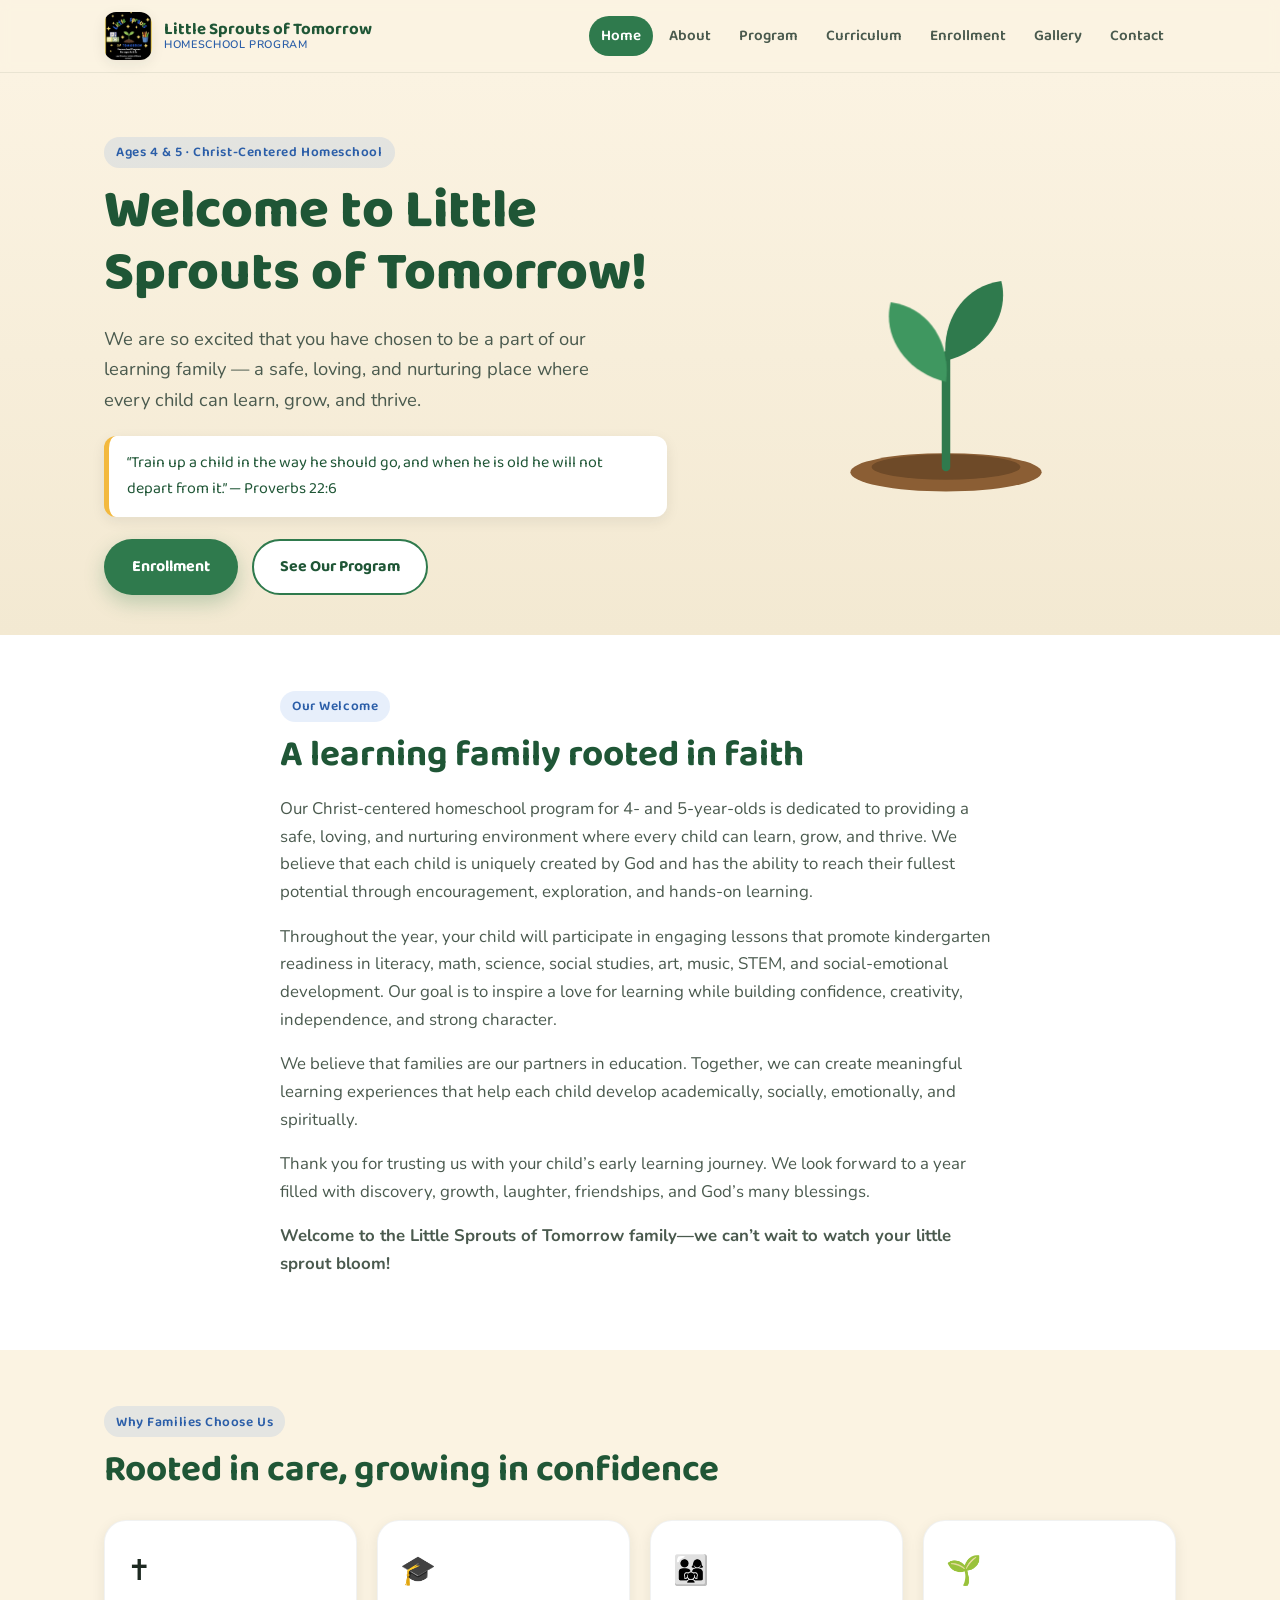
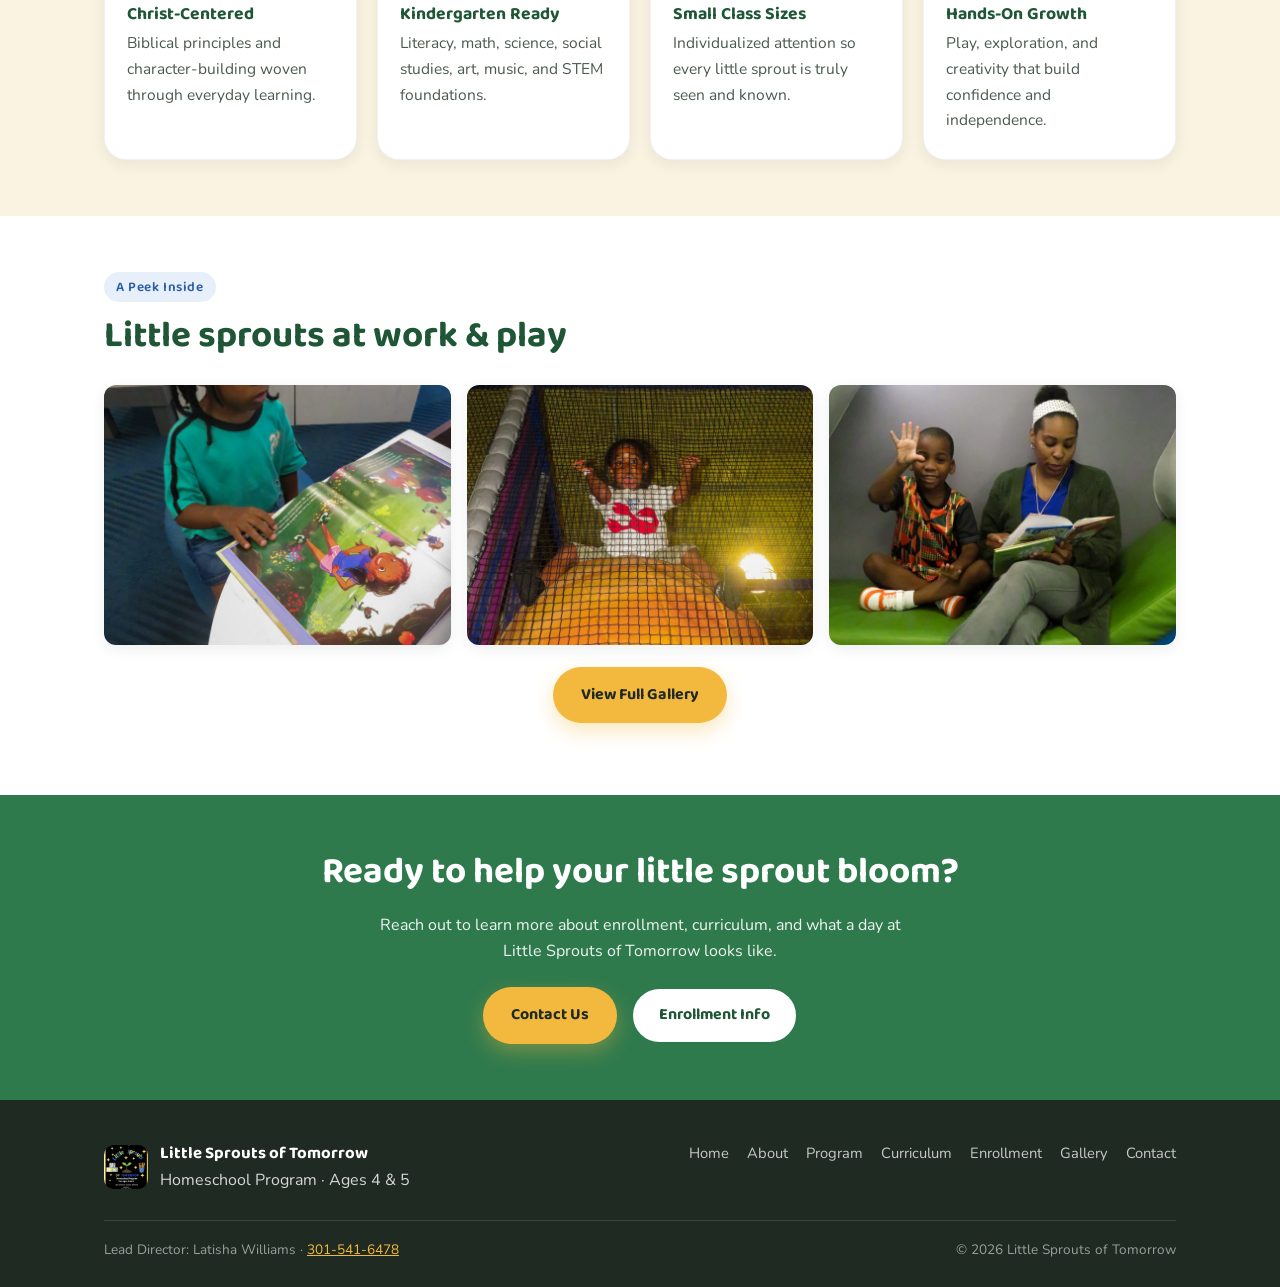
<file: index.html>
<!DOCTYPE html>
<html lang="en">
<head>
<meta charset="UTF-8">
<meta name="viewport" content="width=device-width, initial-scale=1.0">
<title>Little Sprouts of Tomorrow | Christ-Centered Homeschool Program</title>
<meta name="description" content="A Christ-centered homeschool program for 4- and 5-year-olds, building kindergarten readiness through hands-on learning, faith, and character.">
<link rel="icon" href="images/logo.jpg">
<link rel="stylesheet" href="css/style.css">
</head>
<body>
<a class="skip-link" href="#main">Skip to content</a>

<header class="site-header">
  <nav class="nav">
    <a class="brand" href="index.html">
      <img src="images/logo.jpg" alt="Little Sprouts of Tomorrow logo">
      <span class="brand-text">Little Sprouts of Tomorrow<span>Homeschool Program</span></span>
    </a>
    <button class="nav-toggle" aria-expanded="false" aria-controls="primary-nav">Menu</button>
    <ul class="nav-links" id="primary-nav">
      <li><a href="index.html" class="active">Home</a></li>
      <li><a href="about.html">About</a></li>
      <li><a href="program.html">Program</a></li>
      <li><a href="curriculum.html">Curriculum</a></li>
      <li><a href="enrollment.html">Enrollment</a></li>
      <li><a href="gallery.html">Gallery</a></li>
      <li><a href="contact.html">Contact</a></li>
    </ul>
  </nav>
</header>

<main id="main">
  <section class="hero">
    <div class="wrap">
      <div class="hero-copy">
        <span class="eyebrow">Ages 4 &amp; 5 &middot; Christ-Centered Homeschool</span>
        <h1>Welcome to Little Sprouts of Tomorrow!</h1>
        <p class="lede">We are so excited that you have chosen to be a part of our learning family — a safe, loving, and nurturing place where every child can learn, grow, and thrive.</p>
        <blockquote class="hero-verse">
          &ldquo;Train up a child in the way he should go, and when he is old he will not depart from it.&rdquo; &mdash; Proverbs 22:6
        </blockquote>
        <div class="cta-row">
          <a class="btn btn-primary" href="enrollment.html">Enrollment</a>
          <a class="btn btn-secondary" href="program.html">See Our Program</a>
        </div>
      </div>
      <div class="hero-art" aria-hidden="true">
        <svg class="sprout-scene" viewBox="0 0 320 320" fill="none" xmlns="http://www.w3.org/2000/svg">
          <ellipse class="soil" cx="160" cy="260" rx="90" ry="18" fill="#8B5E34"/>
          <ellipse cx="160" cy="255" rx="70" ry="12" fill="#6E4A28"/>
          <path class="stem" d="M160 255 C160 210 160 190 160 150" stroke="#2F7A4D" stroke-width="8" stroke-linecap="round"/>
          <path class="leaf leaf-l" d="M160 175 C120 165 100 130 108 100 C145 105 165 140 160 175 Z" fill="#3F9760"/>
          <path class="leaf leaf-r" d="M160 155 C200 145 220 110 212 80 C175 85 155 120 160 155 Z" fill="#2F7A4D"/>
          <g class="sparkle" fill="#F3B93E">
            <path d="M70 90 l5 12 12 5 -12 5 -5 12 -5 -12 -12 -5 12 -5 z"/>
          </g>
          <g class="sparkle" fill="#F3B93E">
            <path d="M250 150 l4 10 10 4 -10 4 -4 10 -4 -10 -10 -4 10 -4 z"/>
          </g>
          <g class="sparkle" fill="#F3B93E">
            <path d="M230 60 l3 8 8 3 -8 3 -3 8 -3 -8 -8 -3 8 -3 z"/>
          </g>
        </svg>
      </div>
    </div>
  </section>

  <section class="section-alt">
    <div class="wrap">
      <div class="prose prose-center">
        <span class="eyebrow">Our Welcome</span>
        <h2>A learning family rooted in faith</h2>
        <p>Our Christ-centered homeschool program for 4- and 5-year-olds is dedicated to providing a safe, loving, and nurturing environment where every child can learn, grow, and thrive. We believe that each child is uniquely created by God and has the ability to reach their fullest potential through encouragement, exploration, and hands-on learning.</p>
        <p>Throughout the year, your child will participate in engaging lessons that promote kindergarten readiness in literacy, math, science, social studies, art, music, STEM, and social-emotional development. Our goal is to inspire a love for learning while building confidence, creativity, independence, and strong character.</p>
        <p>We believe that families are our partners in education. Together, we can create meaningful learning experiences that help each child develop academically, socially, emotionally, and spiritually.</p>
        <p>Thank you for trusting us with your child&rsquo;s early learning journey. We look forward to a year filled with discovery, growth, laughter, friendships, and God&rsquo;s many blessings.</p>
        <p><strong>Welcome to the Little Sprouts of Tomorrow family&mdash;we can&rsquo;t wait to watch your little sprout bloom!</strong></p>
      </div>
    </div>
  </section>

  <section>
    <div class="wrap">
      <span class="eyebrow">Why Families Choose Us</span>
      <h2>Rooted in care, growing in confidence</h2>
      <div class="feature-grid">
        <div class="feature-card">
          <span class="icon">✝️</span>
          <h3>Christ-Centered</h3>
          <p>Biblical principles and character-building woven through everyday learning.</p>
        </div>
        <div class="feature-card">
          <span class="icon">🎓</span>
          <h3>Kindergarten Ready</h3>
          <p>Literacy, math, science, social studies, art, music, and STEM foundations.</p>
        </div>
        <div class="feature-card">
          <span class="icon">👨‍👩‍👧</span>
          <h3>Small Class Sizes</h3>
          <p>Individualized attention so every little sprout is truly seen and known.</p>
        </div>
        <div class="feature-card">
          <span class="icon">🌱</span>
          <h3>Hands-On Growth</h3>
          <p>Play, exploration, and creativity that build confidence and independence.</p>
        </div>
      </div>
    </div>
  </section>

  <section class="section-alt">
    <div class="wrap">
      <span class="eyebrow">A Peek Inside</span>
      <h2>Little sprouts at work &amp; play</h2>
      <div class="gallery-strip">
        <a href="gallery.html"><img src="images/gallery-1.jpg" alt="Child reading a picture book at a classroom table"></a>
        <a href="gallery.html"><img src="images/gallery-5.jpg" alt="Teacher leading circle time with a small group of children"></a>
        <a href="gallery.html"><img src="images/gallery-6.jpg" alt="Child playing happily on an indoor play structure"></a>
      </div>
      <p class="text-center" style="margin-top:22px;"><a class="btn btn-sun" href="gallery.html">View Full Gallery</a></p>
    </div>
  </section>

  <section class="section-sprout">
    <div class="wrap text-center">
      <h2>Ready to help your little sprout bloom?</h2>
      <p style="max-width:56ch;margin:0 auto 1.4em;opacity:0.92;">Reach out to learn more about enrollment, curriculum, and what a day at Little Sprouts of Tomorrow looks like.</p>
      <div class="cta-row" style="justify-content:center;">
        <a class="btn btn-sun" href="contact.html">Contact Us</a>
        <a class="btn btn-secondary" href="enrollment.html">Enrollment Info</a>
      </div>
    </div>
  </section>
</main>

<footer class="site-footer">
  <div class="wrap">
    <div class="footer-grid">
      <div class="footer-brand">
        <img src="images/logo.jpg" alt="Little Sprouts of Tomorrow logo">
        <div>
          <strong>Little Sprouts of Tomorrow</strong>
          Homeschool Program &middot; Ages 4 &amp; 5
        </div>
      </div>
      <ul class="footer-nav">
        <li><a href="index.html">Home</a></li>
        <li><a href="about.html">About</a></li>
        <li><a href="program.html">Program</a></li>
        <li><a href="curriculum.html">Curriculum</a></li>
        <li><a href="enrollment.html">Enrollment</a></li>
        <li><a href="gallery.html">Gallery</a></li>
        <li><a href="contact.html">Contact</a></li>
      </ul>
    </div>
    <div class="footer-bottom">
      <span>Lead Director: Latisha Williams &middot; <a href="tel:3015416478" style="color:#F3B93E;">301-541-6478</a></span>
      <span>&copy; 2026 Little Sprouts of Tomorrow</span>
    </div>
  </div>
</footer>

<script src="js/nav.js"></script>
</body>
</html>
</file>
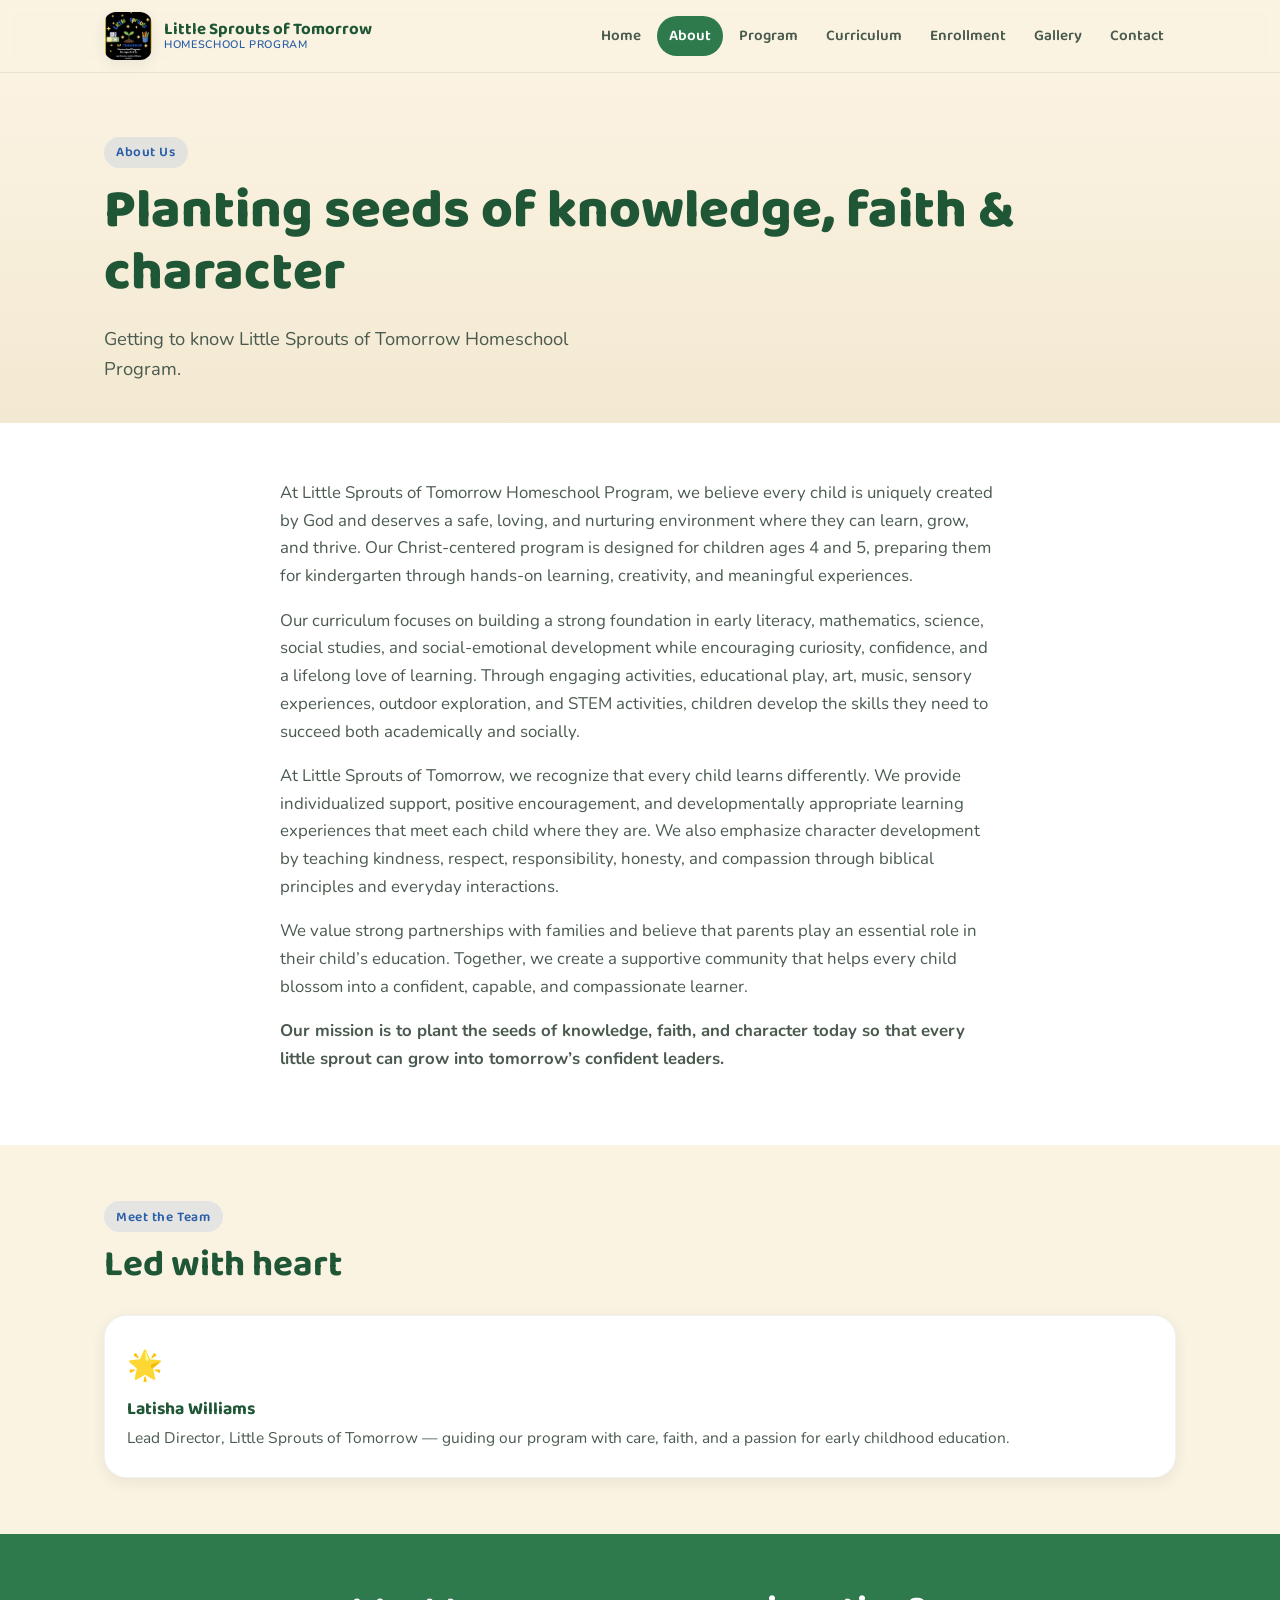
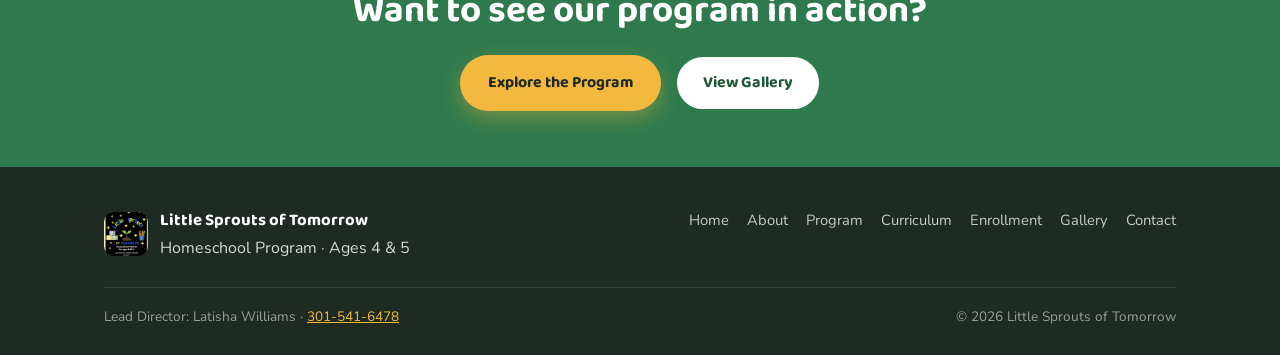
<file: about.html>
<!DOCTYPE html>
<html lang="en">
<head>
<meta charset="UTF-8">
<meta name="viewport" content="width=device-width, initial-scale=1.0">
<title>About | Little Sprouts of Tomorrow</title>
<meta name="description" content="Learn about Little Sprouts of Tomorrow, a Christ-centered homeschool program for 4- and 5-year-olds.">
<link rel="icon" href="images/logo.jpg">
<link rel="stylesheet" href="css/style.css">
</head>
<body>
<a class="skip-link" href="#main">Skip to content</a>

<header class="site-header">
  <nav class="nav">
    <a class="brand" href="index.html">
      <img src="images/logo.jpg" alt="Little Sprouts of Tomorrow logo">
      <span class="brand-text">Little Sprouts of Tomorrow<span>Homeschool Program</span></span>
    </a>
    <button class="nav-toggle" aria-expanded="false" aria-controls="primary-nav">Menu</button>
    <ul class="nav-links" id="primary-nav">
      <li><a href="index.html">Home</a></li>
      <li><a href="about.html" class="active">About</a></li>
      <li><a href="program.html">Program</a></li>
      <li><a href="curriculum.html">Curriculum</a></li>
      <li><a href="enrollment.html">Enrollment</a></li>
      <li><a href="gallery.html">Gallery</a></li>
      <li><a href="contact.html">Contact</a></li>
    </ul>
  </nav>
</header>

<main id="main">
  <section class="hero" style="padding-bottom:20px;">
    <div class="wrap" style="display:block;">
      <span class="eyebrow">About Us</span>
      <h1>Planting seeds of knowledge, faith &amp; character</h1>
      <p class="lede">Getting to know Little Sprouts of Tomorrow Homeschool Program.</p>
    </div>
  </section>

  <section class="section-alt">
    <div class="wrap">
      <div class="prose prose-center">
        <p>At Little Sprouts of Tomorrow Homeschool Program, we believe every child is uniquely created by God and deserves a safe, loving, and nurturing environment where they can learn, grow, and thrive. Our Christ-centered program is designed for children ages 4 and 5, preparing them for kindergarten through hands-on learning, creativity, and meaningful experiences.</p>
        <p>Our curriculum focuses on building a strong foundation in early literacy, mathematics, science, social studies, and social-emotional development while encouraging curiosity, confidence, and a lifelong love of learning. Through engaging activities, educational play, art, music, sensory experiences, outdoor exploration, and STEM activities, children develop the skills they need to succeed both academically and socially.</p>
        <p>At Little Sprouts of Tomorrow, we recognize that every child learns differently. We provide individualized support, positive encouragement, and developmentally appropriate learning experiences that meet each child where they are. We also emphasize character development by teaching kindness, respect, responsibility, honesty, and compassion through biblical principles and everyday interactions.</p>
        <p>We value strong partnerships with families and believe that parents play an essential role in their child&rsquo;s education. Together, we create a supportive community that helps every child blossom into a confident, capable, and compassionate learner.</p>
        <p><strong>Our mission is to plant the seeds of knowledge, faith, and character today so that every little sprout can grow into tomorrow&rsquo;s confident leaders.</strong></p>
      </div>
    </div>
  </section>

  <section>
    <div class="wrap">
      <span class="eyebrow">Meet the Team</span>
      <h2>Led with heart</h2>
      <div class="feature-grid" style="grid-template-columns: repeat(auto-fit, minmax(260px,1fr));">
        <div class="feature-card">
          <span class="icon">🌟</span>
          <h3>Latisha Williams</h3>
          <p>Lead Director, Little Sprouts of Tomorrow &mdash; guiding our program with care, faith, and a passion for early childhood education.</p>
        </div>
      </div>
    </div>
  </section>

  <section class="section-sprout">
    <div class="wrap text-center">
      <h2>Want to see our program in action?</h2>
      <div class="cta-row" style="justify-content:center;">
        <a class="btn btn-sun" href="program.html">Explore the Program</a>
        <a class="btn btn-secondary" href="gallery.html">View Gallery</a>
      </div>
    </div>
  </section>
</main>

<footer class="site-footer">
  <div class="wrap">
    <div class="footer-grid">
      <div class="footer-brand">
        <img src="images/logo.jpg" alt="Little Sprouts of Tomorrow logo">
        <div>
          <strong>Little Sprouts of Tomorrow</strong>
          Homeschool Program &middot; Ages 4 &amp; 5
        </div>
      </div>
      <ul class="footer-nav">
        <li><a href="index.html">Home</a></li>
        <li><a href="about.html">About</a></li>
        <li><a href="program.html">Program</a></li>
        <li><a href="curriculum.html">Curriculum</a></li>
        <li><a href="enrollment.html">Enrollment</a></li>
        <li><a href="gallery.html">Gallery</a></li>
        <li><a href="contact.html">Contact</a></li>
      </ul>
    </div>
    <div class="footer-bottom">
      <span>Lead Director: Latisha Williams &middot; <a href="tel:3015416478" style="color:#F3B93E;">301-541-6478</a></span>
      <span>&copy; 2026 Little Sprouts of Tomorrow</span>
    </div>
  </div>
</footer>

<script src="js/nav.js"></script>
</body>
</html>
</file>
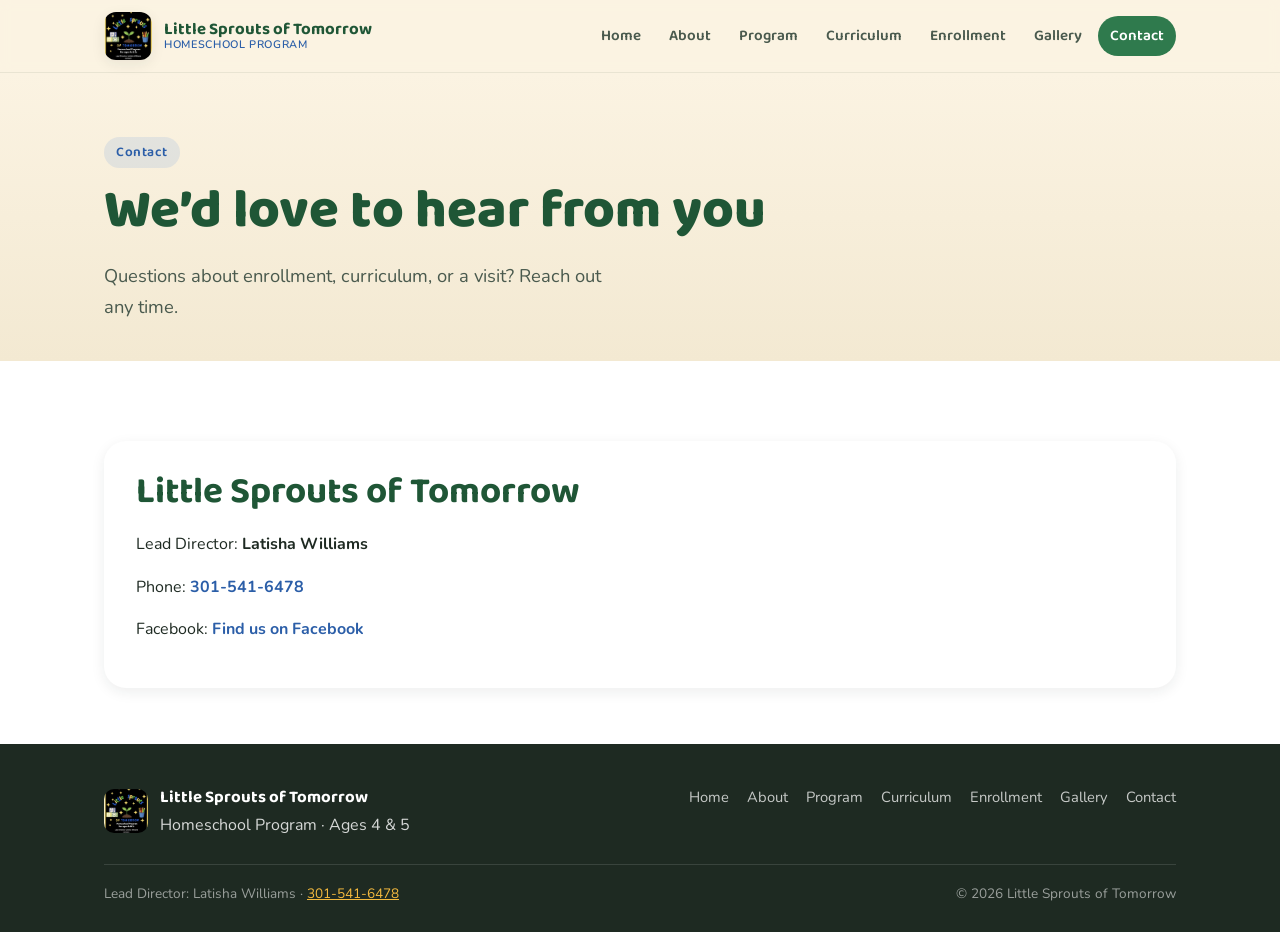
<file: contact.html>
<!DOCTYPE html>
<html lang="en">
<head>
<meta charset="UTF-8">
<meta name="viewport" content="width=device-width, initial-scale=1.0">
<title>Contact | Little Sprouts of Tomorrow</title>
<meta name="description" content="Get in touch with Little Sprouts of Tomorrow homeschool program.">
<link rel="icon" href="images/logo.jpg">
<link rel="stylesheet" href="css/style.css">
</head>
<body>
<a class="skip-link" href="#main">Skip to content</a>

<header class="site-header">
  <nav class="nav">
    <a class="brand" href="index.html">
      <img src="images/logo.jpg" alt="Little Sprouts of Tomorrow logo">
      <span class="brand-text">Little Sprouts of Tomorrow<span>Homeschool Program</span></span>
    </a>
    <button class="nav-toggle" aria-expanded="false" aria-controls="primary-nav">Menu</button>
    <ul class="nav-links" id="primary-nav">
      <li><a href="index.html">Home</a></li>
      <li><a href="about.html">About</a></li>
      <li><a href="program.html">Program</a></li>
      <li><a href="curriculum.html">Curriculum</a></li>
      <li><a href="enrollment.html">Enrollment</a></li>
      <li><a href="gallery.html">Gallery</a></li>
      <li><a href="contact.html" class="active">Contact</a></li>
    </ul>
  </nav>
</header>

<main id="main">
  <section class="hero" style="padding-bottom:20px;">
    <div class="wrap" style="display:block;">
      <span class="eyebrow">Contact</span>
      <h1>We&rsquo;d love to hear from you</h1>
      <p class="lede">Questions about enrollment, curriculum, or a visit? Reach out any time.</p>
    </div>
  </section>

  <section class="section-alt">
    <div class="wrap">
      <div class="contact-card">
        <h2 class="mt-0">Little Sprouts of Tomorrow</h2>
        <p>Lead Director: <strong>Latisha Williams</strong></p>
        <p>Phone: <a href="tel:3015416478">301-541-6478</a></p>
        <p>Facebook: <a href="https://www.facebook.com/share/1BsQQ5nc9v/?mibextid=wwXIfr" target="_blank" rel="noopener">Find us on Facebook</a></p>
      </div>
    </div>
  </section>
</main>

<footer class="site-footer">
  <div class="wrap">
    <div class="footer-grid">
      <div class="footer-brand">
        <img src="images/logo.jpg" alt="Little Sprouts of Tomorrow logo">
        <div>
          <strong>Little Sprouts of Tomorrow</strong>
          Homeschool Program &middot; Ages 4 &amp; 5
        </div>
      </div>
      <ul class="footer-nav">
        <li><a href="index.html">Home</a></li>
        <li><a href="about.html">About</a></li>
        <li><a href="program.html">Program</a></li>
        <li><a href="curriculum.html">Curriculum</a></li>
        <li><a href="enrollment.html">Enrollment</a></li>
        <li><a href="gallery.html">Gallery</a></li>
        <li><a href="contact.html">Contact</a></li>
      </ul>
    </div>
    <div class="footer-bottom">
      <span>Lead Director: Latisha Williams &middot; <a href="tel:3015416478" style="color:#F3B93E;">301-541-6478</a></span>
      <span>&copy; 2026 Little Sprouts of Tomorrow</span>
    </div>
  </div>
</footer>

<script src="js/nav.js"></script>
</body>
</html>
</file>
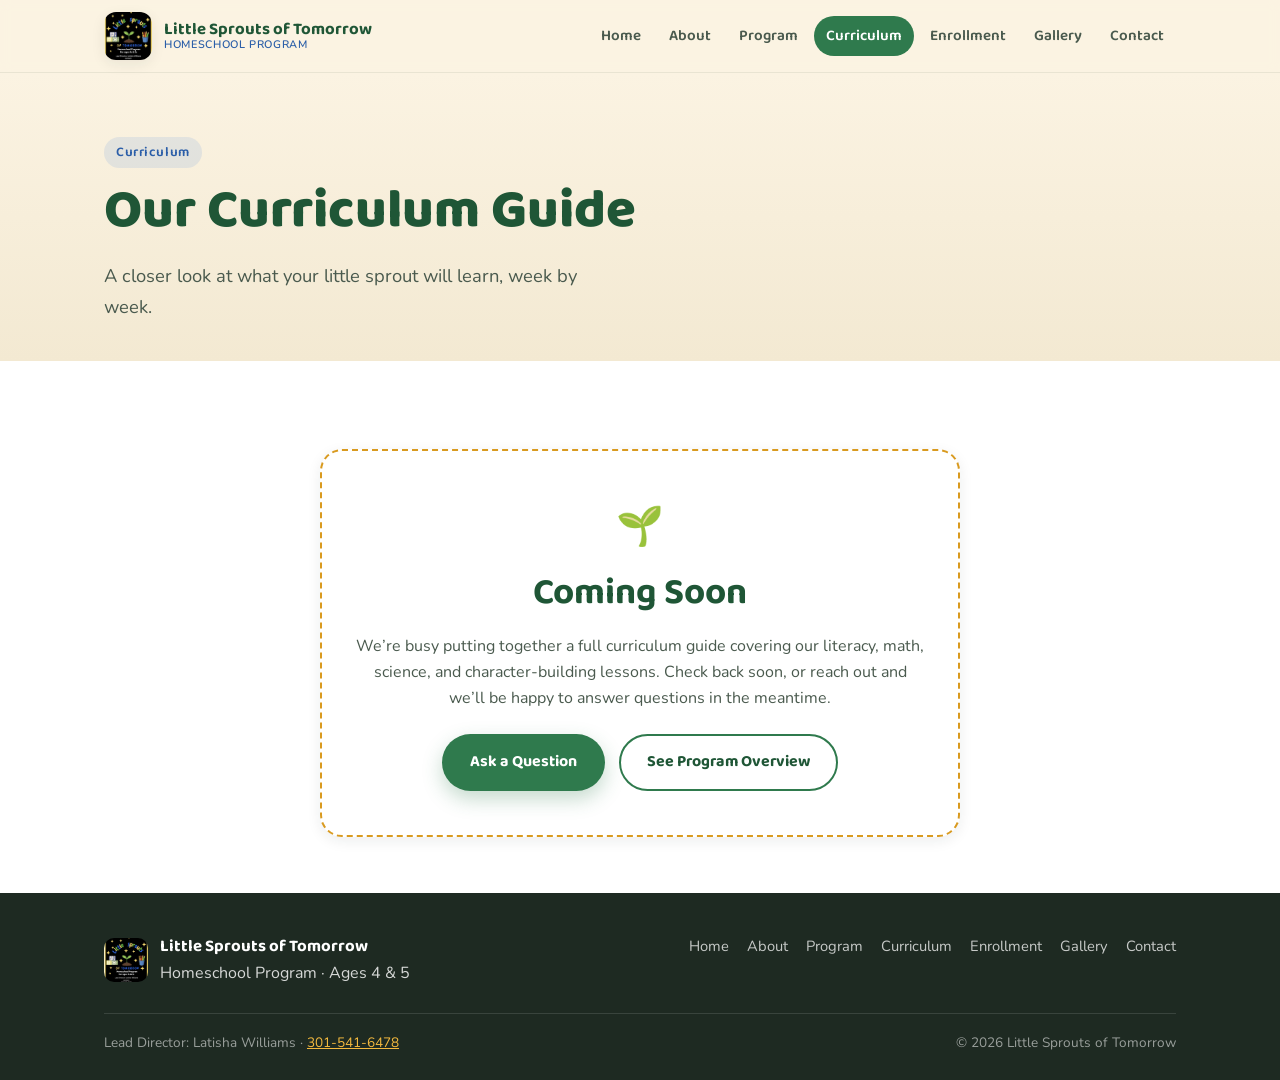
<file: curriculum.html>
<!DOCTYPE html>
<html lang="en">
<head>
<meta charset="UTF-8">
<meta name="viewport" content="width=device-width, initial-scale=1.0">
<title>Curriculum | Little Sprouts of Tomorrow</title>
<meta name="description" content="Curriculum details for Little Sprouts of Tomorrow homeschool program — coming soon.">
<link rel="icon" href="images/logo.jpg">
<link rel="stylesheet" href="css/style.css">
</head>
<body>
<a class="skip-link" href="#main">Skip to content</a>

<header class="site-header">
  <nav class="nav">
    <a class="brand" href="index.html">
      <img src="images/logo.jpg" alt="Little Sprouts of Tomorrow logo">
      <span class="brand-text">Little Sprouts of Tomorrow<span>Homeschool Program</span></span>
    </a>
    <button class="nav-toggle" aria-expanded="false" aria-controls="primary-nav">Menu</button>
    <ul class="nav-links" id="primary-nav">
      <li><a href="index.html">Home</a></li>
      <li><a href="about.html">About</a></li>
      <li><a href="program.html">Program</a></li>
      <li><a href="curriculum.html" class="active">Curriculum</a></li>
      <li><a href="enrollment.html">Enrollment</a></li>
      <li><a href="gallery.html">Gallery</a></li>
      <li><a href="contact.html">Contact</a></li>
    </ul>
  </nav>
</header>

<main id="main">
  <section class="hero" style="padding-bottom:20px;">
    <div class="wrap" style="display:block;">
      <span class="eyebrow">Curriculum</span>
      <h1>Our Curriculum Guide</h1>
      <p class="lede">A closer look at what your little sprout will learn, week by week.</p>
    </div>
  </section>

  <section class="section-alt">
    <div class="wrap">
      <div class="placeholder-card">
        <span class="icon">🌱</span>
        <h2 class="mt-0">Coming Soon</h2>
        <p>We&rsquo;re busy putting together a full curriculum guide covering our literacy, math, science, and character-building lessons. Check back soon, or reach out and we&rsquo;ll be happy to answer questions in the meantime.</p>
        <div class="cta-row" style="justify-content:center;">
          <a class="btn btn-primary" href="contact.html">Ask a Question</a>
          <a class="btn btn-secondary" href="program.html">See Program Overview</a>
        </div>
      </div>
    </div>
  </section>
</main>

<footer class="site-footer">
  <div class="wrap">
    <div class="footer-grid">
      <div class="footer-brand">
        <img src="images/logo.jpg" alt="Little Sprouts of Tomorrow logo">
        <div>
          <strong>Little Sprouts of Tomorrow</strong>
          Homeschool Program &middot; Ages 4 &amp; 5
        </div>
      </div>
      <ul class="footer-nav">
        <li><a href="index.html">Home</a></li>
        <li><a href="about.html">About</a></li>
        <li><a href="program.html">Program</a></li>
        <li><a href="curriculum.html">Curriculum</a></li>
        <li><a href="enrollment.html">Enrollment</a></li>
        <li><a href="gallery.html">Gallery</a></li>
        <li><a href="contact.html">Contact</a></li>
      </ul>
    </div>
    <div class="footer-bottom">
      <span>Lead Director: Latisha Williams &middot; <a href="tel:3015416478" style="color:#F3B93E;">301-541-6478</a></span>
      <span>&copy; 2026 Little Sprouts of Tomorrow</span>
    </div>
  </div>
</footer>

<script src="js/nav.js"></script>
</body>
</html>
</file>
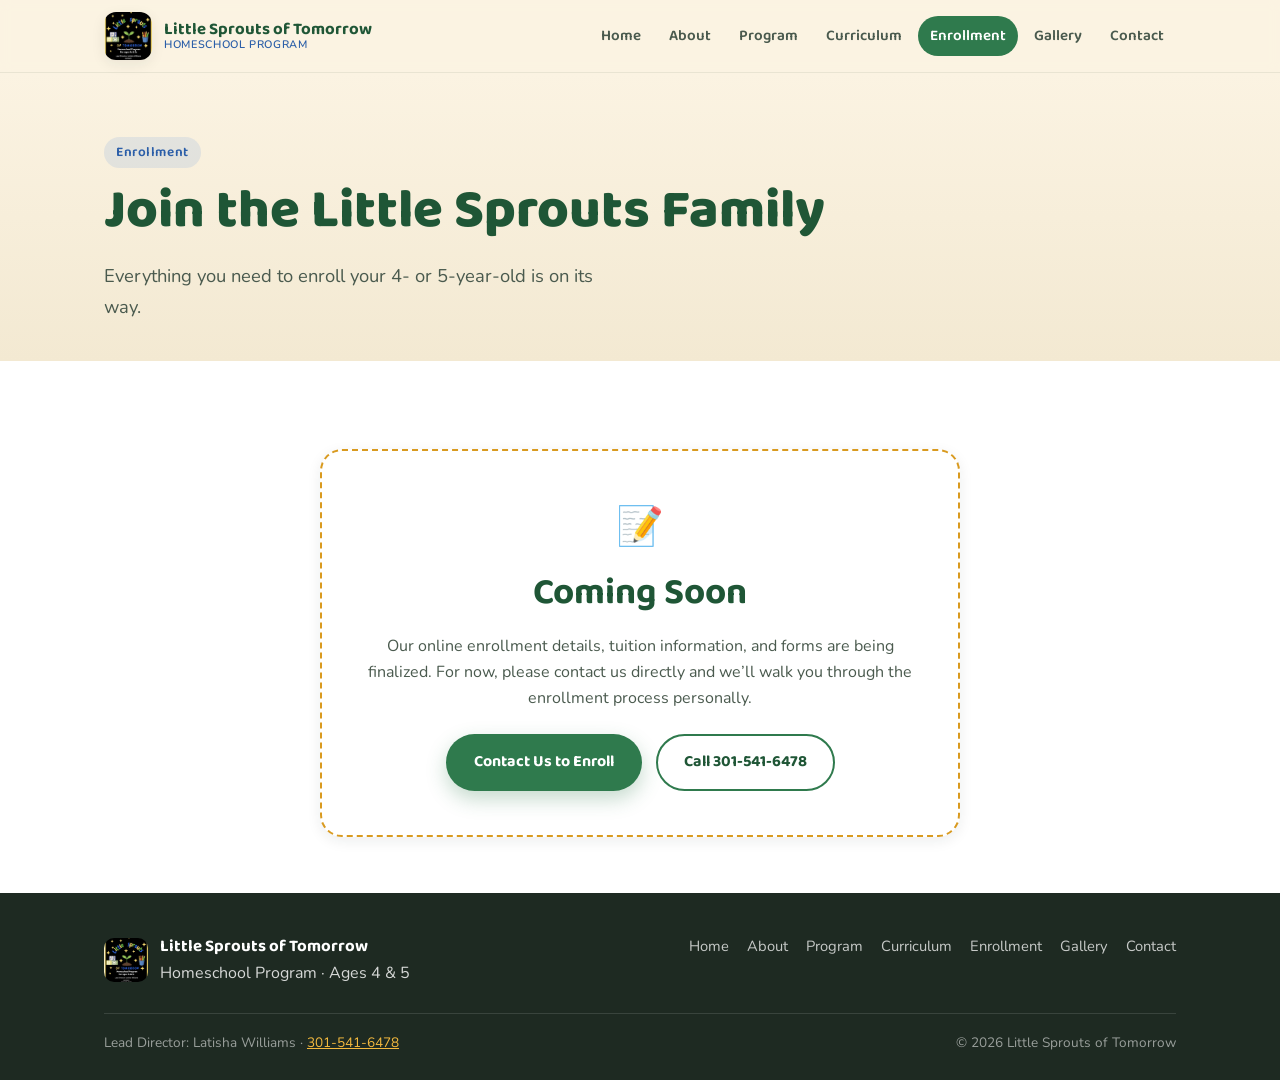
<file: enrollment.html>
<!DOCTYPE html>
<html lang="en">
<head>
<meta charset="UTF-8">
<meta name="viewport" content="width=device-width, initial-scale=1.0">
<title>Enrollment | Little Sprouts of Tomorrow</title>
<meta name="description" content="Enrollment details for Little Sprouts of Tomorrow homeschool program — coming soon.">
<link rel="icon" href="images/logo.jpg">
<link rel="stylesheet" href="css/style.css">
</head>
<body>
<a class="skip-link" href="#main">Skip to content</a>

<header class="site-header">
  <nav class="nav">
    <a class="brand" href="index.html">
      <img src="images/logo.jpg" alt="Little Sprouts of Tomorrow logo">
      <span class="brand-text">Little Sprouts of Tomorrow<span>Homeschool Program</span></span>
    </a>
    <button class="nav-toggle" aria-expanded="false" aria-controls="primary-nav">Menu</button>
    <ul class="nav-links" id="primary-nav">
      <li><a href="index.html">Home</a></li>
      <li><a href="about.html">About</a></li>
      <li><a href="program.html">Program</a></li>
      <li><a href="curriculum.html">Curriculum</a></li>
      <li><a href="enrollment.html" class="active">Enrollment</a></li>
      <li><a href="gallery.html">Gallery</a></li>
      <li><a href="contact.html">Contact</a></li>
    </ul>
  </nav>
</header>

<main id="main">
  <section class="hero" style="padding-bottom:20px;">
    <div class="wrap" style="display:block;">
      <span class="eyebrow">Enrollment</span>
      <h1>Join the Little Sprouts Family</h1>
      <p class="lede">Everything you need to enroll your 4- or 5-year-old is on its way.</p>
    </div>
  </section>

  <section class="section-alt">
    <div class="wrap">
      <div class="placeholder-card">
        <span class="icon">📝</span>
        <h2 class="mt-0">Coming Soon</h2>
        <p>Our online enrollment details, tuition information, and forms are being finalized. For now, please contact us directly and we&rsquo;ll walk you through the enrollment process personally.</p>
        <div class="cta-row" style="justify-content:center;">
          <a class="btn btn-primary" href="contact.html">Contact Us to Enroll</a>
          <a class="btn btn-secondary" href="tel:3015416478">Call 301-541-6478</a>
        </div>
      </div>
    </div>
  </section>
</main>

<footer class="site-footer">
  <div class="wrap">
    <div class="footer-grid">
      <div class="footer-brand">
        <img src="images/logo.jpg" alt="Little Sprouts of Tomorrow logo">
        <div>
          <strong>Little Sprouts of Tomorrow</strong>
          Homeschool Program &middot; Ages 4 &amp; 5
        </div>
      </div>
      <ul class="footer-nav">
        <li><a href="index.html">Home</a></li>
        <li><a href="about.html">About</a></li>
        <li><a href="program.html">Program</a></li>
        <li><a href="curriculum.html">Curriculum</a></li>
        <li><a href="enrollment.html">Enrollment</a></li>
        <li><a href="gallery.html">Gallery</a></li>
        <li><a href="contact.html">Contact</a></li>
      </ul>
    </div>
    <div class="footer-bottom">
      <span>Lead Director: Latisha Williams &middot; <a href="tel:3015416478" style="color:#F3B93E;">301-541-6478</a></span>
      <span>&copy; 2026 Little Sprouts of Tomorrow</span>
    </div>
  </div>
</footer>

<script src="js/nav.js"></script>
</body>
</html>
</file>
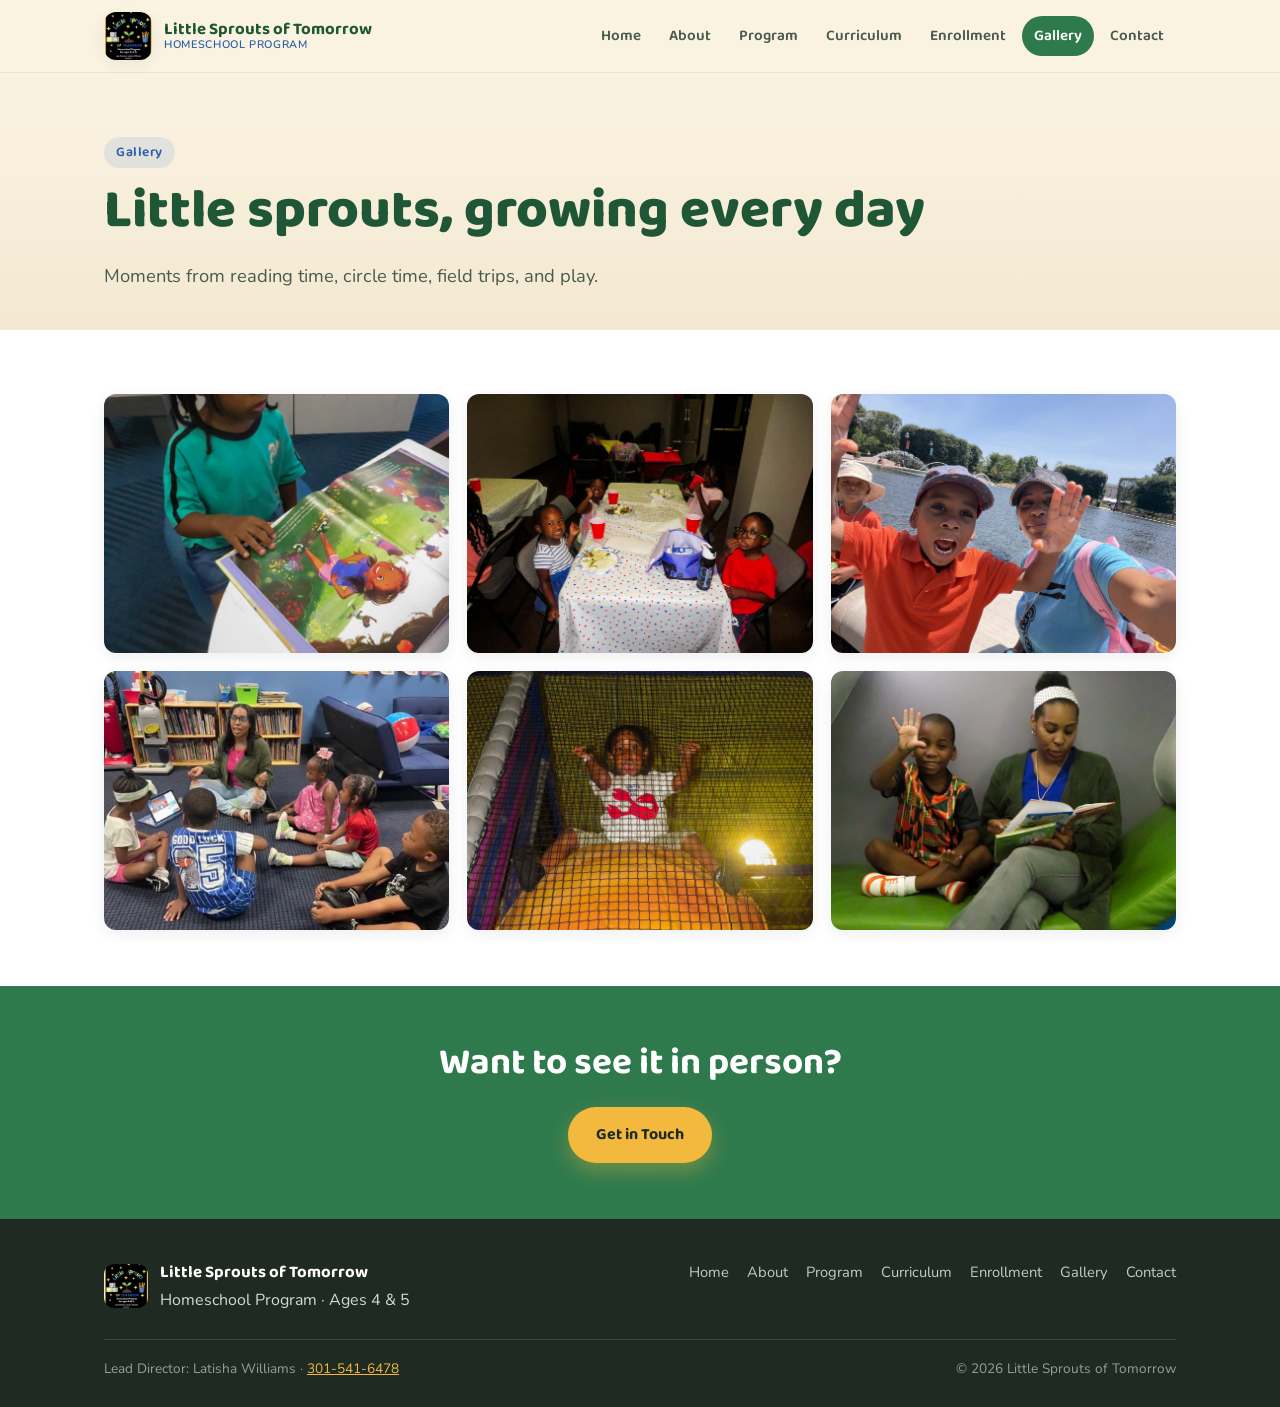
<file: gallery.html>
<!DOCTYPE html>
<html lang="en">
<head>
<meta charset="UTF-8">
<meta name="viewport" content="width=device-width, initial-scale=1.0">
<title>Gallery | Little Sprouts of Tomorrow</title>
<meta name="description" content="See Little Sprouts of Tomorrow in action — reading, learning, and playing together.">
<link rel="icon" href="images/logo.jpg">
<link rel="stylesheet" href="css/style.css">
</head>
<body>
<a class="skip-link" href="#main">Skip to content</a>

<header class="site-header">
  <nav class="nav">
    <a class="brand" href="index.html">
      <img src="images/logo.jpg" alt="Little Sprouts of Tomorrow logo">
      <span class="brand-text">Little Sprouts of Tomorrow<span>Homeschool Program</span></span>
    </a>
    <button class="nav-toggle" aria-expanded="false" aria-controls="primary-nav">Menu</button>
    <ul class="nav-links" id="primary-nav">
      <li><a href="index.html">Home</a></li>
      <li><a href="about.html">About</a></li>
      <li><a href="program.html">Program</a></li>
      <li><a href="curriculum.html">Curriculum</a></li>
      <li><a href="enrollment.html">Enrollment</a></li>
      <li><a href="gallery.html" class="active">Gallery</a></li>
      <li><a href="contact.html">Contact</a></li>
    </ul>
  </nav>
</header>

<main id="main">
  <section class="hero" style="padding-bottom:20px;">
    <div class="wrap" style="display:block;">
      <span class="eyebrow">Gallery</span>
      <h1>Little sprouts, growing every day</h1>
      <p class="lede">Moments from reading time, circle time, field trips, and play.</p>
    </div>
  </section>

  <section class="section-alt">
    <div class="wrap">
      <div class="gallery-grid">
        <a href="images/gallery-1.jpg" target="_blank" rel="noopener"><img src="images/gallery-1.jpg" alt="Child reading a picture book at a classroom table" loading="lazy"></a>
        <a href="images/gallery-2.jpg" target="_blank" rel="noopener"><img src="images/gallery-2.jpg" alt="Children enjoying a meal together at a decorated table" loading="lazy"></a>
        <a href="images/gallery-3.jpg" target="_blank" rel="noopener"><img src="images/gallery-3.jpg" alt="Family field trip by a fountain" loading="lazy"></a>
        <a href="images/gallery-4.jpg" target="_blank" rel="noopener"><img src="images/gallery-4.jpg" alt="Teacher leading circle time with a small group of children" loading="lazy"></a>
        <a href="images/gallery-5.jpg" target="_blank" rel="noopener"><img src="images/gallery-5.jpg" alt="Child playing on an indoor play structure" loading="lazy"></a>
        <a href="images/gallery-6.jpg" target="_blank" rel="noopener"><img src="images/gallery-6.jpg" alt="Teacher reading with a student on a cozy bench" loading="lazy"></a>
      </div>
    </div>
  </section>

  <section class="section-sprout">
    <div class="wrap text-center">
      <h2>Want to see it in person?</h2>
      <div class="cta-row" style="justify-content:center;">
        <a class="btn btn-sun" href="contact.html">Get in Touch</a>
      </div>
    </div>
  </section>
</main>

<footer class="site-footer">
  <div class="wrap">
    <div class="footer-grid">
      <div class="footer-brand">
        <img src="images/logo.jpg" alt="Little Sprouts of Tomorrow logo">
        <div>
          <strong>Little Sprouts of Tomorrow</strong>
          Homeschool Program &middot; Ages 4 &amp; 5
        </div>
      </div>
      <ul class="footer-nav">
        <li><a href="index.html">Home</a></li>
        <li><a href="about.html">About</a></li>
        <li><a href="program.html">Program</a></li>
        <li><a href="curriculum.html">Curriculum</a></li>
        <li><a href="enrollment.html">Enrollment</a></li>
        <li><a href="gallery.html">Gallery</a></li>
        <li><a href="contact.html">Contact</a></li>
      </ul>
    </div>
    <div class="footer-bottom">
      <span>Lead Director: Latisha Williams &middot; <a href="tel:3015416478" style="color:#F3B93E;">301-541-6478</a></span>
      <span>&copy; 2026 Little Sprouts of Tomorrow</span>
    </div>
  </div>
</footer>

<script src="js/nav.js"></script>
</body>
</html>
</file>
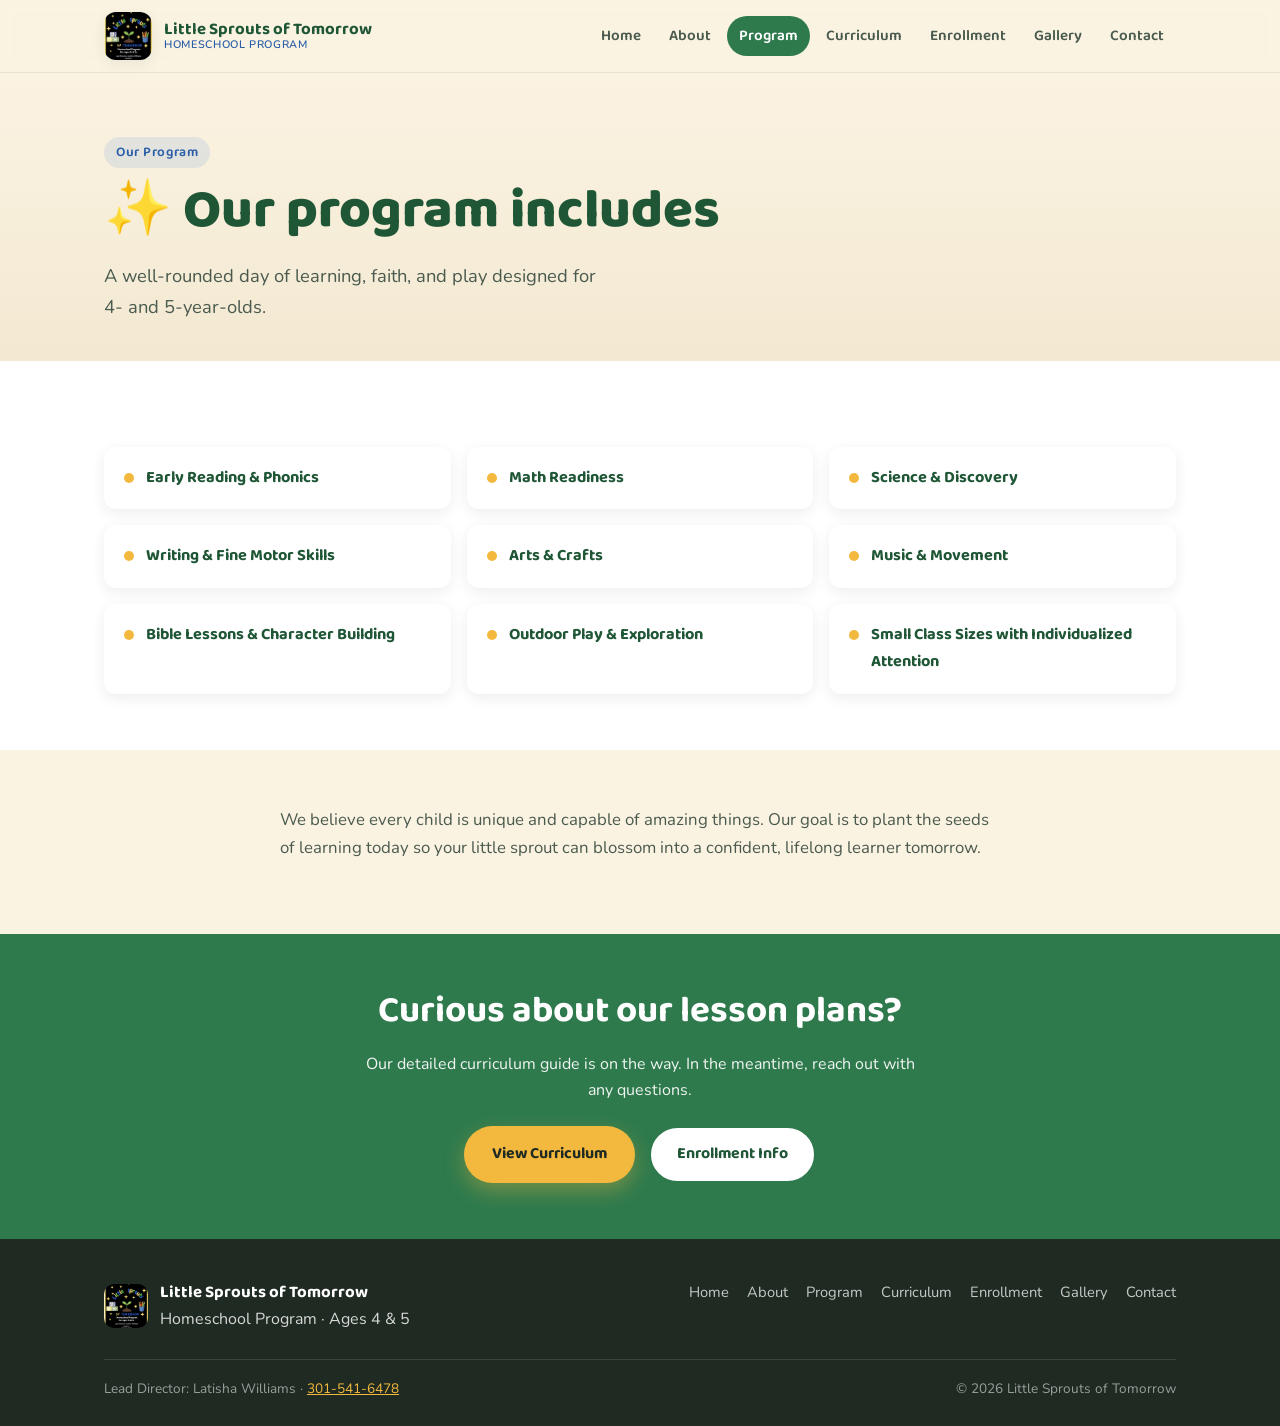
<file: program.html>
<!DOCTYPE html>
<html lang="en">
<head>
<meta charset="UTF-8">
<meta name="viewport" content="width=device-width, initial-scale=1.0">
<title>Our Program | Little Sprouts of Tomorrow</title>
<meta name="description" content="Explore what a day in the Little Sprouts of Tomorrow homeschool program includes, from phonics to Bible lessons.">
<link rel="icon" href="images/logo.jpg">
<link rel="stylesheet" href="css/style.css">
</head>
<body>
<a class="skip-link" href="#main">Skip to content</a>

<header class="site-header">
  <nav class="nav">
    <a class="brand" href="index.html">
      <img src="images/logo.jpg" alt="Little Sprouts of Tomorrow logo">
      <span class="brand-text">Little Sprouts of Tomorrow<span>Homeschool Program</span></span>
    </a>
    <button class="nav-toggle" aria-expanded="false" aria-controls="primary-nav">Menu</button>
    <ul class="nav-links" id="primary-nav">
      <li><a href="index.html">Home</a></li>
      <li><a href="about.html">About</a></li>
      <li><a href="program.html" class="active">Program</a></li>
      <li><a href="curriculum.html">Curriculum</a></li>
      <li><a href="enrollment.html">Enrollment</a></li>
      <li><a href="gallery.html">Gallery</a></li>
      <li><a href="contact.html">Contact</a></li>
    </ul>
  </nav>
</header>

<main id="main">
  <section class="hero" style="padding-bottom:20px;">
    <div class="wrap" style="display:block;">
      <span class="eyebrow">Our Program</span>
      <h1>✨ Our program includes</h1>
      <p class="lede">A well-rounded day of learning, faith, and play designed for 4- and 5-year-olds.</p>
    </div>
  </section>

  <section class="section-alt">
    <div class="wrap">
      <ul class="program-list">
        <li><span class="dot"></span>Early Reading &amp; Phonics</li>
        <li><span class="dot"></span>Math Readiness</li>
        <li><span class="dot"></span>Science &amp; Discovery</li>
        <li><span class="dot"></span>Writing &amp; Fine Motor Skills</li>
        <li><span class="dot"></span>Arts &amp; Crafts</li>
        <li><span class="dot"></span>Music &amp; Movement</li>
        <li><span class="dot"></span>Bible Lessons &amp; Character Building</li>
        <li><span class="dot"></span>Outdoor Play &amp; Exploration</li>
        <li><span class="dot"></span>Small Class Sizes with Individualized Attention</li>
      </ul>
    </div>
  </section>

  <section>
    <div class="wrap">
      <div class="prose prose-center">
        <p>We believe every child is unique and capable of amazing things. Our goal is to plant the seeds of learning today so your little sprout can blossom into a confident, lifelong learner tomorrow.</p>
      </div>
    </div>
  </section>

  <section class="section-sprout">
    <div class="wrap text-center">
      <h2>Curious about our lesson plans?</h2>
      <p style="max-width:56ch;margin:0 auto 1.4em;opacity:0.92;">Our detailed curriculum guide is on the way. In the meantime, reach out with any questions.</p>
      <div class="cta-row" style="justify-content:center;">
        <a class="btn btn-sun" href="curriculum.html">View Curriculum</a>
        <a class="btn btn-secondary" href="enrollment.html">Enrollment Info</a>
      </div>
    </div>
  </section>
</main>

<footer class="site-footer">
  <div class="wrap">
    <div class="footer-grid">
      <div class="footer-brand">
        <img src="images/logo.jpg" alt="Little Sprouts of Tomorrow logo">
        <div>
          <strong>Little Sprouts of Tomorrow</strong>
          Homeschool Program &middot; Ages 4 &amp; 5
        </div>
      </div>
      <ul class="footer-nav">
        <li><a href="index.html">Home</a></li>
        <li><a href="about.html">About</a></li>
        <li><a href="program.html">Program</a></li>
        <li><a href="curriculum.html">Curriculum</a></li>
        <li><a href="enrollment.html">Enrollment</a></li>
        <li><a href="gallery.html">Gallery</a></li>
        <li><a href="contact.html">Contact</a></li>
      </ul>
    </div>
    <div class="footer-bottom">
      <span>Lead Director: Latisha Williams &middot; <a href="tel:3015416478" style="color:#F3B93E;">301-541-6478</a></span>
      <span>&copy; 2026 Little Sprouts of Tomorrow</span>
    </div>
  </div>
</footer>

<script src="js/nav.js"></script>
</body>
</html>
</file>
<file: css/style.css>
/* ============================================
   Little Sprouts of Tomorrow — stylesheet
   Palette: sprout green, sky blue, sun gold, warm cream, deep ink
   ============================================ */

@import url('https://fonts.googleapis.com/css2?family=Baloo+2:wght@500;600;700;800&family=Nunito:ital,wght@0,400;0,600;0,700;1,600&display=swap');

:root {
  --sprout: #2F7A4D;
  --sprout-dark: #1F5636;
  --sky: #3F7FD9;
  --sky-dark: #2B5EA8;
  --sun: #F3B93E;
  --sun-dark: #D99A1F;
  --cream: #FBF3E2;
  --cream-soft: #F3E9D2;
  --ink: #1E2A22;
  --ink-soft: #4A5A4E;
  --white: #FFFFFF;

  --font-display: 'Baloo 2', system-ui, sans-serif;
  --font-body: 'Nunito', system-ui, sans-serif;

  --radius: 22px;
  --radius-sm: 12px;
  --shadow: 0 10px 30px rgba(30, 42, 34, 0.10);
  --shadow-soft: 0 4px 14px rgba(30, 42, 34, 0.08);

  --max-width: 1120px;
}

* { box-sizing: border-box; }

html {
  scroll-behavior: smooth;
}

@media (prefers-reduced-motion: reduce) {
  html { scroll-behavior: auto; }
  * { animation-duration: 0.01ms !important; animation-iteration-count: 1 !important; transition-duration: 0.01ms !important; }
}

body {
  margin: 0;
  font-family: var(--font-body);
  background: var(--cream);
  color: var(--ink);
  line-height: 1.65;
  -webkit-font-smoothing: antialiased;
}

img { max-width: 100%; display: block; }

a { color: inherit; }

h1, h2, h3, h4 {
  font-family: var(--font-display);
  color: var(--sprout-dark);
  line-height: 1.15;
  margin: 0 0 0.5em;
}

h1 { font-size: clamp(2.1rem, 5vw, 3.4rem); font-weight: 800; }
h2 { font-size: clamp(1.6rem, 3.2vw, 2.3rem); font-weight: 700; }
h3 { font-size: clamp(1.15rem, 2vw, 1.4rem); font-weight: 700; }

p { margin: 0 0 1em; }

.eyebrow {
  display: inline-block;
  font-family: var(--font-display);
  font-weight: 600;
  letter-spacing: 0.04em;
  color: var(--sky-dark);
  background: rgba(63, 127, 217, 0.12);
  padding: 0.3em 0.9em;
  border-radius: 999px;
  font-size: 0.85rem;
  margin-bottom: 0.9em;
}

.wrap {
  max-width: var(--max-width);
  margin: 0 auto;
  padding: 0 24px;
}

/* ---------- Skip link ---------- */
.skip-link {
  position: absolute;
  left: -9999px;
  top: 0;
  background: var(--sun);
  color: var(--ink);
  padding: 10px 18px;
  border-radius: 0 0 10px 0;
  z-index: 200;
  font-weight: 700;
}
.skip-link:focus {
  left: 0;
}

/* ---------- Header / Nav ---------- */
.site-header {
  position: sticky;
  top: 0;
  z-index: 100;
  background: rgba(251, 243, 226, 0.92);
  backdrop-filter: blur(6px);
  border-bottom: 1px solid rgba(30, 42, 34, 0.08);
}

.nav {
  display: flex;
  align-items: center;
  justify-content: space-between;
  padding: 12px 24px;
  max-width: var(--max-width);
  margin: 0 auto;
  gap: 16px;
}

.brand {
  display: flex;
  align-items: center;
  gap: 12px;
  text-decoration: none;
  flex-shrink: 0;
}

.brand img {
  height: 48px;
  width: 48px;
  object-fit: cover;
  border-radius: 12px;
  box-shadow: var(--shadow-soft);
}

.brand-text {
  font-family: var(--font-display);
  font-weight: 700;
  color: var(--sprout-dark);
  font-size: 1.05rem;
  line-height: 1.15;
}

.brand-text span {
  display: block;
  font-family: var(--font-body);
  font-weight: 600;
  font-size: 0.68rem;
  letter-spacing: 0.06em;
  text-transform: uppercase;
  color: var(--sky-dark);
}

.nav-toggle {
  display: none;
  background: var(--sprout);
  color: var(--white);
  border: none;
  border-radius: 10px;
  padding: 10px 14px;
  font-family: var(--font-display);
  font-weight: 600;
  cursor: pointer;
}

.nav-links {
  display: flex;
  align-items: center;
  gap: 4px;
  flex-wrap: wrap;
  list-style: none;
  margin: 0;
  padding: 0;
}

.nav-links a {
  text-decoration: none;
  font-family: var(--font-display);
  font-weight: 600;
  font-size: 0.95rem;
  color: var(--ink-soft);
  padding: 8px 12px;
  border-radius: 999px;
  transition: background 0.2s ease, color 0.2s ease;
}

.nav-links a:hover,
.nav-links a:focus-visible {
  background: rgba(47, 122, 77, 0.12);
  color: var(--sprout-dark);
}

.nav-links a.active {
  background: var(--sprout);
  color: var(--white);
}

@media (max-width: 800px) {
  .nav-toggle { display: inline-flex; }
  .nav-links {
    display: none;
    flex-direction: column;
    align-items: stretch;
    width: 100%;
    padding: 10px 0 4px;
  }
  .nav-links.open { display: flex; }
  .nav-links a { padding: 12px 14px; }
  .nav { flex-wrap: wrap; }
}

/* ---------- Hero ---------- */
.hero {
  position: relative;
  overflow: hidden;
  padding: 64px 0 40px;
  background: linear-gradient(180deg, var(--cream) 0%, var(--cream-soft) 100%);
}

.hero .wrap {
  display: grid;
  grid-template-columns: 1.1fr 0.9fr;
  gap: 48px;
  align-items: center;
}

@media (max-width: 860px) {
  .hero .wrap { grid-template-columns: 1fr; }
  .hero-art { order: -1; }
}

.hero h1 { margin-bottom: 0.35em; }

.hero .lede {
  font-size: 1.15rem;
  color: var(--ink-soft);
  max-width: 46ch;
}

.hero-verse {
  font-family: var(--font-display);
  font-style: normal;
  color: var(--sprout-dark);
  background: var(--white);
  border-left: 5px solid var(--sun);
  border-radius: var(--radius-sm);
  padding: 14px 18px;
  margin: 1.3em 0;
  box-shadow: var(--shadow-soft);
  font-size: 1rem;
}

.cta-row {
  display: flex;
  gap: 14px;
  flex-wrap: wrap;
  margin-top: 1.4em;
}

.btn {
  display: inline-block;
  font-family: var(--font-display);
  font-weight: 700;
  text-decoration: none;
  padding: 13px 26px;
  border-radius: 999px;
  transition: transform 0.18s ease, box-shadow 0.18s ease;
  border: 2px solid transparent;
}

.btn:hover, .btn:focus-visible { transform: translateY(-2px); }

.btn-primary {
  background: var(--sprout);
  color: var(--white);
  box-shadow: 0 8px 20px rgba(47, 122, 77, 0.28);
}
.btn-primary:hover { background: var(--sprout-dark); }

.btn-secondary {
  background: var(--white);
  color: var(--sprout-dark);
  border-color: var(--sprout);
}
.btn-secondary:hover { background: var(--cream-soft); }

.btn-sun {
  background: var(--sun);
  color: var(--ink);
  box-shadow: 0 8px 20px rgba(243, 185, 62, 0.35);
}
.btn-sun:hover { background: var(--sun-dark); }

/* ---------- Signature sprout illustration ---------- */
.hero-art {
  display: flex;
  justify-content: center;
}

.sprout-scene {
  width: 100%;
  max-width: 340px;
}

.sprout-scene .soil { transform-origin: center bottom; }

.sprout-scene .stem {
  stroke-dasharray: 140;
  stroke-dashoffset: 140;
  animation: grow 1.4s ease forwards 0.3s;
}
.sprout-scene .leaf {
  transform-origin: bottom center;
  transform: scale(0);
  animation: unfurl 0.6s ease forwards;
}
.sprout-scene .leaf-l { animation-delay: 1.1s; }
.sprout-scene .leaf-r { animation-delay: 1.3s; }
.sprout-scene .sparkle {
  opacity: 0;
  animation: twinkle 2s ease-in-out infinite;
}
.sprout-scene .sparkle:nth-child(1) { animation-delay: 1.8s; }
.sprout-scene .sparkle:nth-child(2) { animation-delay: 2.3s; }
.sprout-scene .sparkle:nth-child(3) { animation-delay: 2.6s; }

@keyframes grow {
  to { stroke-dashoffset: 0; }
}
@keyframes unfurl {
  to { transform: scale(1); }
}
@keyframes twinkle {
  0%, 100% { opacity: 0; }
  50% { opacity: 1; }
}

@media (prefers-reduced-motion: reduce) {
  .sprout-scene .stem { stroke-dashoffset: 0; animation: none; }
  .sprout-scene .leaf { transform: scale(1); animation: none; }
  .sprout-scene .sparkle { opacity: 1; animation: none; }
}

/* ---------- Sections ---------- */
section { padding: 56px 0; }

.section-alt {
  background: var(--white);
}

.section-sprout {
  background: var(--sprout);
  color: var(--white);
}
.section-sprout h2, .section-sprout h3 { color: var(--white); }

.prose {
  max-width: 72ch;
}
.prose p { color: var(--ink-soft); font-size: 1.05rem; }

.prose-center {
  margin: 0 auto;
  text-align: left;
}

/* ---------- Feature grid ---------- */
.feature-grid {
  display: grid;
  grid-template-columns: repeat(auto-fit, minmax(210px, 1fr));
  gap: 20px;
  margin-top: 28px;
}

.feature-card {
  background: var(--white);
  border-radius: var(--radius);
  padding: 26px 22px;
  box-shadow: var(--shadow-soft);
  border: 1px solid rgba(30, 42, 34, 0.06);
}

.feature-card .icon {
  font-size: 1.8rem;
  display: inline-block;
  margin-bottom: 10px;
}

.feature-card h3 { margin-bottom: 0.35em; font-size: 1.1rem; }
.feature-card p { margin: 0; color: var(--ink-soft); font-size: 0.97rem; }

/* ---------- Program list ---------- */
.program-list {
  list-style: none;
  margin: 30px 0 0;
  padding: 0;
  display: grid;
  grid-template-columns: repeat(auto-fit, minmax(260px, 1fr));
  gap: 16px;
}

.program-list li {
  background: var(--white);
  border-radius: var(--radius-sm);
  padding: 18px 20px;
  display: flex;
  align-items: flex-start;
  gap: 12px;
  box-shadow: var(--shadow-soft);
  font-weight: 700;
  font-family: var(--font-display);
  color: var(--sprout-dark);
  font-size: 1.02rem;
}

.program-list .dot {
  flex-shrink: 0;
  width: 10px;
  height: 10px;
  border-radius: 50%;
  background: var(--sun);
  margin-top: 8px;
}

/* ---------- Gallery preview strip ---------- */
.gallery-strip {
  display: grid;
  grid-template-columns: repeat(3, 1fr);
  gap: 16px;
  margin-top: 28px;
}

.gallery-strip a, .gallery-grid a {
  display: block;
  border-radius: var(--radius-sm);
  overflow: hidden;
  box-shadow: var(--shadow-soft);
  aspect-ratio: 4 / 3;
}

.gallery-strip img, .gallery-grid img {
  width: 100%;
  height: 100%;
  object-fit: cover;
  transition: transform 0.35s ease;
}

.gallery-strip a:hover img, .gallery-grid a:hover img {
  transform: scale(1.06);
}

@media (max-width: 700px) {
  .gallery-strip { grid-template-columns: repeat(2, 1fr); }
}

.gallery-grid {
  display: grid;
  grid-template-columns: repeat(3, 1fr);
  gap: 18px;
  margin-top: 8px;
}

@media (max-width: 760px) {
  .gallery-grid { grid-template-columns: repeat(2, 1fr); }
}
@media (max-width: 460px) {
  .gallery-grid { grid-template-columns: 1fr; }
}

/* ---------- Placeholder / coming soon ---------- */
.placeholder-card {
  background: var(--white);
  border: 2px dashed var(--sun-dark);
  border-radius: var(--radius);
  padding: 44px 32px;
  text-align: center;
  max-width: 640px;
  margin: 32px auto 0;
  box-shadow: var(--shadow-soft);
}

.placeholder-card .icon {
  font-size: 2.4rem;
  display: block;
  margin-bottom: 14px;
}

.placeholder-card p { color: var(--ink-soft); }

/* ---------- Contact / footer ---------- */
.contact-card {
  background: var(--white);
  border-radius: var(--radius);
  padding: 30px 32px;
  box-shadow: var(--shadow-soft);
  margin-top: 24px;
}

.contact-card a {
  color: var(--sky-dark);
  font-weight: 700;
  text-decoration: none;
}
.contact-card a:hover { text-decoration: underline; }

footer.site-footer {
  background: var(--ink);
  color: rgba(255,255,255,0.82);
  padding: 40px 0 26px;
  margin-top: 0;
}

.footer-grid {
  display: flex;
  justify-content: space-between;
  align-items: flex-start;
  gap: 24px;
  flex-wrap: wrap;
}

.footer-brand {
  display: flex;
  align-items: center;
  gap: 12px;
}
.footer-brand img {
  height: 44px;
  width: 44px;
  object-fit: cover;
  border-radius: 10px;
}
.footer-brand strong {
  font-family: var(--font-display);
  color: var(--white);
  display: block;
  font-size: 1.05rem;
}

.footer-nav {
  display: flex;
  gap: 18px;
  flex-wrap: wrap;
  list-style: none;
  padding: 0;
  margin: 0;
}
.footer-nav a {
  text-decoration: none;
  color: rgba(255,255,255,0.75);
  font-size: 0.92rem;
}
.footer-nav a:hover { color: var(--sun); }

.footer-bottom {
  margin-top: 26px;
  padding-top: 18px;
  border-top: 1px solid rgba(255,255,255,0.12);
  font-size: 0.85rem;
  color: rgba(255,255,255,0.55);
  display: flex;
  justify-content: space-between;
  flex-wrap: wrap;
  gap: 8px;
}

/* ---------- Utility ---------- */
.text-center { text-align: center; }
.mt-0 { margin-top: 0; }

:focus-visible {
  outline: 3px solid var(--sky);
  outline-offset: 2px;
}
</file>
